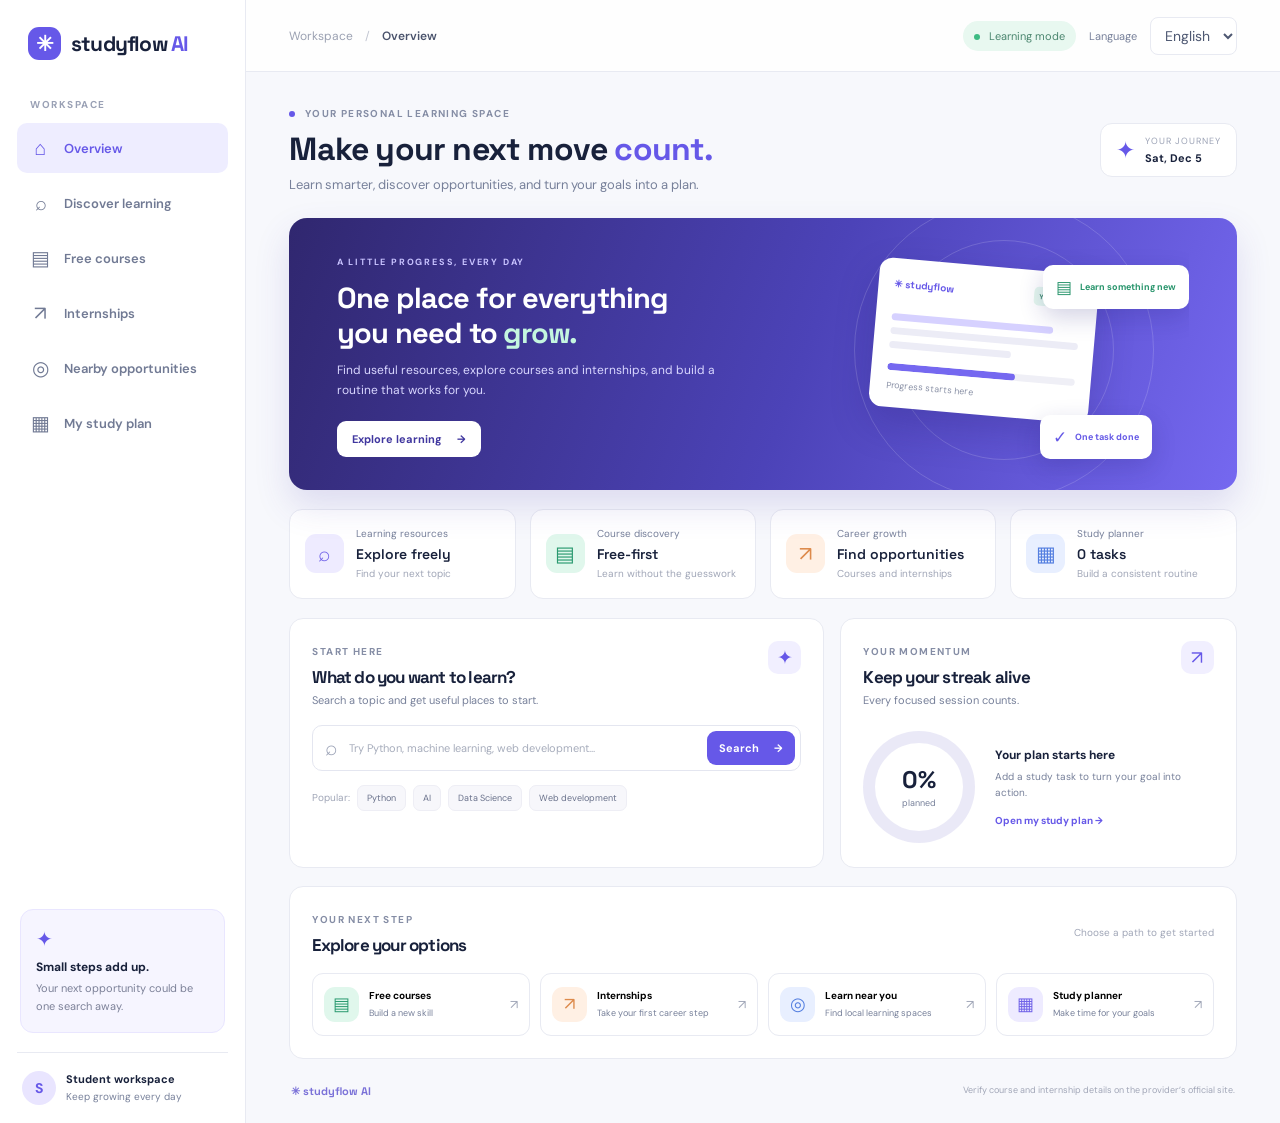
<file: index.html>
<!doctype html>
<html lang="en">
<head>
  <meta charset="utf-8"><meta name="viewport" content="width=device-width,initial-scale=1">
  <meta name="theme-color" content="#101b35">
  <meta name="description" content="StudyFlow AI helps students discover learning resources, courses, internships and build a personal study plan.">
  <title>StudyFlow AI — Your learning, in one flow</title>
  <link rel="stylesheet" href="styles.css">
  <link rel="preconnect" href="https://fonts.googleapis.com">
  <link href="https://fonts.googleapis.com/css2?family=DM+Sans:wght@400;500;600;700&family=Space+Grotesk:wght@500;600;700&display=swap" rel="stylesheet">
</head>
<body>
  <div class="app-shell">
    <aside class="sidebar" id="sidebar">
      <a class="brand" href="#" aria-label="StudyFlow AI home"><span class="brand-mark">✳</span><span>studyflow<span class="brand-ai"> AI</span></span></a>
      <div class="workspace-label">WORKSPACE</div>
      <nav class="nav-list" aria-label="Main navigation">
        <button class="nav-item active" data-view="dashboard"><span>⌂</span> Overview</button>
        <button class="nav-item" data-view="discover"><span>⌕</span> Discover learning</button>
        <button class="nav-item" data-view="courses"><span>▤</span> Free courses</button>
        <button class="nav-item" data-view="internships"><span>↗</span> Internships</button>
        <button class="nav-item" data-view="nearby"><span>◎</span> Nearby opportunities</button>
        <button class="nav-item" data-view="planner"><span>▦</span> My study plan</button>
      </nav>
      <div class="sidebar-bottom"><div class="mini-note"><span class="sparkle">✦</span><b>Small steps add up.</b><p>Your next opportunity could be one search away.</p></div><div class="profile"><div class="avatar">S</div><div><b>Student workspace</b><small>Keep growing every day</small></div></div></div>
    </aside>
    <main class="main-area">
      <header class="topbar"><button class="mobile-menu" id="mobileMenu" aria-label="Toggle navigation">☰</button><div class="breadcrumb">Workspace <span>/</span> <b id="pageCrumb">Overview</b></div><div class="top-actions"><span class="status-pill"><i></i> Learning mode</span><label class="language-label" for="languageSelect">Language</label><select id="languageSelect" aria-label="Choose language"><option value="en">English</option><option value="ta">தமிழ்</option></select></div></header>
      <div class="content" id="content">
        <section class="welcome-row"><div><div class="eyebrow"><span class="eyebrow-dot"></span> YOUR PERSONAL LEARNING SPACE</div><h1 id="welcomeTitle">Make your next move <span>count.</span></h1><p class="subheading" id="welcomeSub">Learn smarter, discover opportunities, and turn your goals into a plan.</p></div><div class="date-card"><span>✦</span><div><small>YOUR JOURNEY</small><b id="todayDate">One step at a time</b></div></div></section>
        <section class="hero-card"><div class="hero-copy"><span class="hero-kicker">A LITTLE PROGRESS, EVERY DAY</span><h2>One place for everything<br>you need to <em>grow.</em></h2><p>Find useful resources, explore courses and internships, and build a routine that works for you.</p><button class="button button-light" data-go="discover">Explore learning <span>→</span></button></div><div class="hero-art" aria-hidden="true"><div class="orbit orbit-one"></div><div class="orbit orbit-two"></div><div class="art-card art-card-main"><div class="art-top"><span>✳ studyflow</span><span class="tiny-chip">YOUR PLAN</span></div><div class="art-lines"><i></i><i></i><i></i></div><div class="art-progress"><span></span></div><small>Progress starts here</small></div><div class="floating-badge badge-course">▤ <span>Learn something new</span></div><div class="floating-badge badge-check">✓ <span>One task done</span></div><div class="art-star">✦</div></div></section>
        <section class="stats-grid"><article class="stat-card"><div class="stat-icon purple">⌕</div><div><span>Learning resources</span><b>Explore freely</b><small>Find your next topic</small></div></article><article class="stat-card"><div class="stat-icon green">▤</div><div><span>Course discovery</span><b>Free-first</b><small>Learn without the guesswork</small></div></article><article class="stat-card"><div class="stat-icon orange">↗</div><div><span>Career growth</span><b>Find opportunities</b><small>Courses and internships</small></div></article><article class="stat-card"><div class="stat-icon blue">▦</div><div><span>Study planner</span><b id="taskCount">0 tasks</b><small>Build a consistent routine</small></div></article></section>
        <section class="dashboard-grid"><article class="panel search-panel"><div class="panel-heading"><div><span class="section-kicker">START HERE</span><h3>What do you want to learn?</h3><p>Search a topic and get useful places to start.</p></div><span class="heading-icon">✦</span></div><form class="search-form" id="mainSearch"><span>⌕</span><input id="mainSearchInput" placeholder="Try Python, machine learning, web development..." autocomplete="off" aria-label="Search learning topics"><button class="button button-primary">Search <span>→</span></button></form><div class="popular-searches"><span>Popular:</span><button data-search="Python">Python</button><button data-search="Artificial Intelligence">AI</button><button data-search="Data Science">Data Science</button><button data-search="Web Development">Web development</button></div><div id="searchPreview" class="search-preview hidden"></div></article>
        <article class="panel progress-panel"><div class="panel-heading"><div><span class="section-kicker">YOUR MOMENTUM</span><h3>Keep your streak alive</h3><p>Every focused session counts.</p></div><span class="heading-icon">↗</span></div><div class="progress-ring-wrap"><div class="progress-ring"><div><b id="progressPercent">0%</b><small>planned</small></div></div><div class="progress-copy"><b id="progressHeadline">Your plan starts here</b><p id="progressText">Add a study task to turn your goal into action.</p><button class="text-link" data-go="planner">Open my study plan →</button></div></div></article></section>
        <section class="panel quick-panel"><div class="section-heading"><div><span class="section-kicker">YOUR NEXT STEP</span><h3>Explore your options</h3></div><span class="muted">Choose a path to get started</span></div><div class="quick-grid"><button class="quick-card" data-go="courses"><span class="quick-icon green">▤</span><span><b>Free courses</b><small>Build a new skill</small></span><span class="quick-arrow">↗</span></button><button class="quick-card" data-go="internships"><span class="quick-icon orange">↗</span><span><b>Internships</b><small>Take your first career step</small></span><span class="quick-arrow">↗</span></button><button class="quick-card" data-go="nearby"><span class="quick-icon blue">◎</span><span><b>Learn near you</b><small>Find local learning spaces</small></span><span class="quick-arrow">↗</span></button><button class="quick-card" data-go="planner"><span class="quick-icon purple">▦</span><span><b>Study planner</b><small>Make time for your goals</small></span><span class="quick-arrow">↗</span></button></div></section>
        <footer class="footer"><span>✳ studyflow AI</span><span>Made for curious minds · Verify course and internship details on the provider's site.</span></footer>
      </div>
    </main>
  </div>
  <div id="toast" class="toast" role="status" aria-live="polite"></div>
  <script src="app.js"></script>
</body>
</html>
</file>
<file: styles.css>
:root{--ink:#18213b;--muted:#77809a;--line:#e8eaf2;--paper:#f7f8fc;--purple:#6658e8;--purple-dark:#4f43cb;--mint:#d9f6e9;--green:#18845c;--orange:#f6e4d5;--blue:#e0ebff;--shadow:0 14px 40px rgba(32,42,83,.06)}*{box-sizing:border-box}body{margin:0;background:var(--paper);color:var(--ink);font-family:'DM Sans',sans-serif;font-size:14px}button,input,select{font:inherit}button{cursor:pointer}.app-shell{min-height:100vh;display:flex}.sidebar{width:246px;background:#fff;border-right:1px solid var(--line);padding:27px 17px 18px;display:flex;flex-direction:column;flex-shrink:0}.brand{display:flex;align-items:center;gap:10px;text-decoration:none;color:var(--ink);font:700 21px 'Space Grotesk',sans-serif;letter-spacing:-.8px;padding:0 11px 38px}.brand-mark{display:grid;place-items:center;background:var(--purple);color:#fff;width:33px;height:33px;border-radius:11px;font-size:21px}.brand-ai{color:var(--purple)}.workspace-label{font-size:10px;letter-spacing:1.5px;color:#9aa1b5;font-weight:700;padding:0 13px 12px}.nav-list{display:grid;gap:5px}.nav-item{border:0;background:transparent;text-align:left;display:flex;align-items:center;gap:13px;padding:12px 13px;border-radius:10px;color:#717a94;font-size:13px;font-weight:600;transition:.18s}.nav-item>span{font-size:20px;width:21px;text-align:center;font-weight:400}.nav-item:hover{background:#f6f5ff;color:var(--purple)}.nav-item.active{background:#eeedff;color:var(--purple)}.sidebar-bottom{margin-top:auto}.mini-note{margin:25px 3px 19px;padding:16px 15px;background:#f6f5ff;border:1px solid #e9e6ff;border-radius:13px}.sparkle{color:var(--purple);font-size:20px}.mini-note b{display:block;margin:7px 0 4px;font-size:12px}.mini-note p{font-size:11px;line-height:1.65;color:#7c8198;margin:0}.profile{border-top:1px solid var(--line);padding:18px 5px 0;display:flex;align-items:center;gap:10px}.avatar{width:34px;height:34px;border-radius:50%;display:grid;place-items:center;background:#e9e5ff;color:var(--purple);font-weight:700}.profile b,.profile small{display:block}.profile b{font-size:11px}.profile small{font-size:10px;color:var(--muted);margin-top:4px}.main-area{flex:1;min-width:0}.topbar{height:72px;background:rgba(255,255,255,.86);border-bottom:1px solid var(--line);display:flex;align-items:center;justify-content:space-between;padding:0 4.2%;gap:15px}.breadcrumb{color:#9ba1b2;font-size:12px}.breadcrumb span{padding:0 9px;color:#c1c5d1}.breadcrumb b{color:#4a536c;font-weight:600}.top-actions{display:flex;align-items:center;gap:13px}.status-pill{font-size:11px;color:#4b866f;background:#e8f8f0;padding:8px 11px;border-radius:20px}.status-pill i,.eyebrow-dot{display:inline-block;width:6px;height:6px;border-radius:50%;background:#3dbb83;margin-right:6px;vertical-align:middle}.language-label{font-size:11px;color:var(--muted)}select{background:white;border:1px solid var(--line);padding:8px 10px;border-radius:8px;color:#4e5872;outline:none}.mobile-menu{display:none;background:none;border:0;font-size:20px;color:var(--ink)}.content{max-width:1370px;margin:0 auto;padding:35px 4.2% 25px}.welcome-row{display:flex;justify-content:space-between;align-items:center;gap:20px;margin-bottom:25px}.eyebrow,.section-kicker{font-size:10px;letter-spacing:1.4px;color:#858da5;font-weight:700}.eyebrow{margin-bottom:10px}.eyebrow-dot{background:var(--purple)}h1,h2,h3,p{margin-top:0}h1,h2,h3{font-family:'Space Grotesk',sans-serif;letter-spacing:-.8px}h1{font-size:32px;line-height:1.2;margin-bottom:8px}h1 span{color:var(--purple)}.subheading{color:var(--muted);font-size:13px;margin-bottom:0}.date-card{display:flex;align-items:center;gap:10px;padding:11px 15px;background:#fff;border:1px solid var(--line);border-radius:12px;white-space:nowrap}.date-card>span{font-size:23px;color:var(--purple)}.date-card small,.date-card b{display:block}.date-card small{font-size:9px;letter-spacing:1px;color:#9ba2b5;margin-bottom:4px}.date-card b{font-size:11px}.hero-card{min-height:250px;border-radius:18px;overflow:hidden;background:linear-gradient(110deg,#30276f 0%,#4c43b8 54%,#7568f0 100%);position:relative;display:flex;align-items:center;padding:33px 5%;color:white;box-shadow:0 16px 35px rgba(72,61,177,.15)}.hero-copy{position:relative;z-index:2;max-width:510px}.hero-kicker{font-size:9px;letter-spacing:1.8px;color:#c8c3ff;font-weight:700}.hero-copy h2{font-size:29px;line-height:1.18;margin:12px 0 10px}.hero-copy h2 em{font-style:normal;color:#c4f6df}.hero-copy p{font-size:12px;color:#d9d7ff;line-height:1.7;max-width:380px;margin-bottom:20px}.button{border:0;border-radius:9px;padding:11px 15px;font-size:11px;font-weight:700;display:inline-flex;align-items:center;justify-content:center;gap:15px;transition:transform .18s,background .18s}.button:hover{transform:translateY(-1px)}.button-light{background:#fff;color:#40379f}.button-primary{background:var(--purple);color:white}.button-primary:hover{background:var(--purple-dark)}.hero-art{position:absolute;right:5%;top:0;bottom:0;width:43%;overflow:hidden}.orbit{position:absolute;border:1px solid rgba(255,255,255,.16);border-radius:50%;width:300px;height:300px;right:35px;top:-18px}.orbit-two{width:220px;height:220px;right:75px;top:22px}.art-card-main{position:absolute;width:220px;right:95px;top:48px;transform:rotate(5deg);border-radius:13px;background:#fff;color:var(--ink);padding:16px;box-shadow:0 16px 40px rgba(23,16,88,.2)}.art-top{display:flex;align-items:center;justify-content:space-between;font:700 10px 'Space Grotesk',sans-serif}.art-top span:first-child{color:var(--purple)}.tiny-chip{font:700 7px 'DM Sans',sans-serif;color:#438b71;background:#e4f7ee;border-radius:5px;padding:5px}.art-lines{display:grid;gap:7px;margin:20px 0 15px}.art-lines i{display:block;height:7px;border-radius:8px;background:#ececf6}.art-lines i:first-child{width:86%;background:#d6d1ff}.art-lines i:last-child{width:65%}.art-progress{height:7px;border-radius:8px;background:#efeff6;overflow:hidden}.art-progress span{display:block;width:68%;height:100%;background:#7568f0;border-radius:8px}.art-card-main small{display:block;font-size:9px;color:#8b92a7;margin-top:9px}.floating-badge{position:absolute;background:#fff;color:var(--ink);padding:11px 13px;border-radius:10px;box-shadow:0 8px 24px #241d7a33;font-size:17px;display:flex;align-items:center;gap:8px}.floating-badge span{font-size:9px;font-weight:700;white-space:nowrap}.badge-course{right:0;top:47px;color:#27946b}.badge-check{right:37px;bottom:31px;color:#6559e6}.art-star{position:absolute;right:36px;bottom:37px;color:#c9f6e1;font-size:29px}.stats-grid{display:grid;grid-template-columns:repeat(4,minmax(0,1fr));gap:14px;margin:19px 0}.stat-card{background:white;border:1px solid var(--line);border-radius:13px;padding:17px 15px;display:flex;align-items:center;gap:12px;min-width:0}.stat-icon,.quick-icon{width:39px;height:39px;border-radius:11px;display:grid;place-items:center;font-size:21px;flex-shrink:0}.purple{background:#eeebff;color:#7062e8}.green{background:#e0f7ec;color:#2a9a70}.orange{background:#fff0e4;color:#dd8a4b}.blue{background:#e8efff;color:#547fe0}.stat-card span,.stat-card b,.stat-card small{display:block}.stat-card span{font-size:10px;color:var(--muted);margin-bottom:5px}.stat-card b{font:600 14px 'Space Grotesk',sans-serif;margin-bottom:4px}.stat-card small{font-size:10px;color:#a0a6b7;line-height:1.4}.dashboard-grid{display:grid;grid-template-columns:1.35fr 1fr;gap:16px;margin-bottom:18px}.panel{background:#fff;border:1px solid var(--line);border-radius:14px;padding:22px;min-width:0}.panel-heading,.section-heading{display:flex;align-items:flex-start;justify-content:space-between;gap:12px}.panel-heading h3,.section-heading h3{font-size:17px;margin:7px 0 5px}.panel-heading p{font-size:11px;color:var(--muted);margin-bottom:18px}.heading-icon{width:33px;height:33px;border-radius:10px;background:#f1efff;color:var(--purple);display:grid;place-items:center;font-size:19px}.search-form{display:flex;align-items:center;gap:9px;border:1px solid #e4e6f0;border-radius:10px;padding:5px 5px 5px 12px}.search-form>span{font-size:21px;color:#9ba2b6}.search-form input{border:0;outline:0;min-width:0;flex:1;color:var(--ink);font-size:11px}.search-form input::placeholder{color:#a7adbc}.search-form .button{padding:10px 12px}.popular-searches{display:flex;align-items:center;gap:7px;flex-wrap:wrap;margin-top:14px}.popular-searches span{font-size:10px;color:#a0a6b7}.popular-searches button{background:#f7f7fb;border:1px solid #eeeeF5;color:#69718b;padding:6px 9px;border-radius:7px;font-size:9px}.popular-searches button:hover{border-color:#d4d0ff;color:var(--purple)}.progress-ring-wrap{display:flex;align-items:center;gap:20px;margin:6px 0 2px}.progress-ring{width:112px;height:112px;border-radius:50%;background:conic-gradient(var(--purple) 0deg,#eae9f7 0deg 360deg);display:grid;place-items:center;flex-shrink:0;position:relative}.progress-ring:before{content:'';position:absolute;width:88px;height:88px;background:#fff;border-radius:50%}.progress-ring>div{position:relative;text-align:center}.progress-ring b,.progress-ring small{display:block}.progress-ring b{font:700 24px 'Space Grotesk',sans-serif}.progress-ring small{font-size:9px;color:var(--muted);margin-top:2px}.progress-copy b{font-size:12px}.progress-copy p{font-size:10px;line-height:1.6;color:var(--muted);margin:6px 0 9px}.text-link{border:0;background:none;color:var(--purple);padding:0;font-size:10px;font-weight:700}.quick-panel{margin-bottom:20px}.section-heading{align-items:center;margin-bottom:17px}.section-heading h3{margin-bottom:0}.muted{font-size:10px;color:#a0a6b7}.quick-grid{display:grid;grid-template-columns:repeat(4,minmax(0,1fr));gap:10px}.quick-card{display:flex;align-items:center;text-align:left;gap:10px;border:1px solid var(--line);border-radius:11px;background:#fff;padding:13px 11px;min-width:0;transition:.18s}.quick-card:hover{border-color:#d2ceff;box-shadow:0 6px 20px #4635a40d;transform:translateY(-2px)}.quick-icon{width:35px;height:35px;font-size:18px}.quick-card>span:nth-child(2){min-width:0;flex:1}.quick-card b,.quick-card small{display:block;white-space:nowrap;overflow:hidden;text-overflow:ellipsis}.quick-card b{font-size:10px;margin-bottom:5px}.quick-card small{font-size:9px;color:var(--muted)}.quick-arrow{font-size:13px;color:#a1a7b8}.footer{display:flex;justify-content:space-between;gap:15px;padding:5px 2px 0;color:#a1a6b7;font-size:9px}.footer span:first-child{font:700 11px 'Space Grotesk',sans-serif;color:#7b72d8}.toast{position:fixed;bottom:22px;left:50%;transform:translate(-50%,20px);background:#202746;color:#fff;padding:12px 18px;border-radius:10px;font-size:12px;box-shadow:var(--shadow);opacity:0;pointer-events:none;transition:.25s;z-index:20;max-width:90%;text-align:center}.toast.show{opacity:1;transform:translate(-50%,0)}.hidden{display:none!important}.page-title{font-size:28px;margin:0 0 7px}.page-description{color:var(--muted);font-size:12px;line-height:1.7;margin-bottom:22px}.page-top{margin-bottom:24px}.filter-row{display:flex;gap:8px;flex-wrap:wrap;margin-bottom:18px}.filter-button{border:1px solid var(--line);background:#fff;color:#727b95;padding:9px 12px;border-radius:9px;font-size:11px}.filter-button.active{background:#eeedff;color:var(--purple);border-color:#e0dcff}.resource-grid{display:grid;grid-template-columns:repeat(3,minmax(0,1fr));gap:14px}.resource-card{background:#fff;border:1px solid var(--line);border-radius:13px;padding:18px;display:flex;flex-direction:column;min-height:205px}.resource-meta{display:flex;justify-content:space-between;gap:8px;align-items:center;margin-bottom:15px}.resource-icon{width:36px;height:36px;border-radius:10px;background:#efedff;color:var(--purple);display:grid;place-items:center;font-size:19px}.tag{font-size:9px;background:#e5f7ed;color:#25805b;padding:5px 7px;border-radius:6px;font-weight:700}.tag.paid{background:#fff1e3;color:#a76c36}.resource-card h3{font-size:15px;margin:0 0 8px}.resource-card p{font-size:11px;line-height:1.6;color:var(--muted);margin:0 0 16px}.resource-bottom{display:flex;align-items:center;justify-content:space-between;gap:10px;margin-top:auto}.resource-bottom small{font-size:10px;color:#8d95aa}.resource-bottom a,.resource-bottom button{font-size:10px;color:var(--purple);font-weight:700;text-decoration:none;border:0;background:transparent;padding:0}.resource-bottom a:hover{text-decoration:underline}.empty-state{padding:30px;text-align:center;border:1px dashed #dfe1ed;border-radius:12px;color:var(--muted);font-size:12px;grid-column:1/-1}.planner-layout{display:grid;grid-template-columns:minmax(0,1fr) 320px;gap:16px}.task-form{display:flex;gap:8px;flex-wrap:wrap;margin-bottom:18px}.task-form input,.task-form select{flex:1;min-width:130px;border:1px solid var(--line);border-radius:9px;padding:11px;font-size:11px;outline-color:#d4ceff}.task-list{display:grid;gap:8px}.task-row{display:flex;align-items:center;gap:11px;padding:13px;border:1px solid var(--line);border-radius:10px}.task-row input{accent-color:var(--purple);width:16px;height:16px}.task-row .task-text{flex:1;min-width:0}.task-row b{display:block;font-size:12px;overflow-wrap:anywhere}.task-row small{display:block;font-size:10px;color:var(--muted);margin-top:5px}.task-row.done .task-text b{text-decoration:line-through;color:#a3a8b8}.delete-task{border:0;background:none;color:#a1a6b5;font-size:17px}.delete-task:hover{color:#d34b63}.tip-card{background:#f5f3ff;border:1px solid #e8e4ff;border-radius:13px;padding:20px}.tip-card h3{font-size:15px;margin:8px 0}.tip-card p{font-size:11px;color:#7d829b;line-height:1.7}.tip-card .button{margin-top:5px}.form-label{font-size:11px;font-weight:700;display:block;margin:15px 0 7px}.nearby-box{padding:22px;border:1px solid var(--line);background:#fff;border-radius:14px;margin-bottom:18px}.nearby-form{display:flex;gap:9px;flex-wrap:wrap}.nearby-form input{flex:1;min-width:180px;border:1px solid var(--line);border-radius:9px;padding:12px;font-size:12px;outline-color:#d4ceff}.notice{padding:12px 14px;background:#f7f6ff;border-radius:9px;font-size:10px;line-height:1.6;color:#7d819b;margin-top:13px}.search-result{margin-top:16px;padding:16px;border:1px solid var(--line);border-radius:10px;background:#fff}.search-result h4{margin:0 0 7px;font-size:13px}.search-result p{font-size:11px;color:var(--muted);line-height:1.6;margin:0 0 10px}.search-result a{color:var(--purple);font-size:11px;font-weight:700;text-decoration:none}.discover-search{display:flex;gap:8px;margin-bottom:17px}.discover-search input{flex:1;min-width:0;padding:12px;border:1px solid var(--line);border-radius:9px;outline-color:#d4ceff;font-size:12px}.feature-strip{display:grid;grid-template-columns:repeat(3,1fr);gap:12px;margin-bottom:20px}.feature-item{border:1px solid var(--line);border-radius:12px;padding:15px;background:#fff}.feature-item b{font-size:11px;display:block;margin:7px 0 4px}.feature-item p{font-size:10px;line-height:1.6;color:var(--muted);margin:0}.language-note{font-size:10px;color:var(--muted);margin-top:12px}.inline-link{color:var(--purple)}@media(min-width:1500px){.content{padding-top:43px}.hero-card{min-height:275px}.stats-grid{margin-top:22px;margin-bottom:22px}}@media(max-width:1100px){.sidebar{width:220px}.content{padding-left:3%;padding-right:3%}.topbar{padding-left:3%;padding-right:3%}.stats-grid{grid-template-columns:repeat(2,minmax(0,1fr))}.quick-grid{grid-template-columns:repeat(2,minmax(0,1fr))}.hero-art{right:2%;width:40%}.art-card-main{right:50px}.badge-course{right:-3px}.badge-check{right:15px}.resource-grid{grid-template-columns:repeat(2,minmax(0,1fr))}}@media(max-width:760px){.sidebar{position:fixed;z-index:30;left:-260px;top:0;bottom:0;width:246px;transition:left .22s;box-shadow:var(--shadow)}.sidebar.open{left:0}.mobile-menu{display:block}.topbar{height:62px}.breadcrumb{flex:1}.status-pill,.language-label{display:none}.content{padding:25px 16px}.welcome-row{align-items:flex-start}.date-card{display:none}h1{font-size:27px}.hero-card{padding:27px 23px;min-height:260px}.hero-copy{max-width:100%}.hero-copy h2{font-size:25px}.hero-copy p{max-width:300px}.hero-art{opacity:.18;right:-40px;width:70%}.art-card-main{right:55px}.dashboard-grid,.planner-layout{grid-template-columns:1fr}.stats-grid{gap:9px}.stat-card{padding:13px 10px;gap:9px}.stat-icon{width:34px;height:34px}.stat-card b{font-size:12px}.stat-card span,.stat-card small{font-size:9px}.panel{padding:17px}.progress-ring-wrap{gap:16px}.progress-ring{width:95px;height:95px}.progress-ring:before{width:75px;height:75px}.quick-grid{gap:8px}.quick-card{padding:11px 8px;gap:7px}.quick-card b{font-size:9px}.quick-card small{font-size:8px}.footer{flex-direction:column}.section-heading{align-items:flex-start;flex-direction:column}.resource-grid{grid-template-columns:1fr}.feature-strip{grid-template-columns:1fr}.page-title{font-size:25px}}@media(max-width:390px){.stats-grid{grid-template-columns:1fr}.quick-grid{grid-template-columns:1fr}.search-form{flex-wrap:wrap}.search-form input{min-width:70%}.search-form .button{width:100%}.top-actions{gap:5px}.hero-copy h2{font-size:23px}}
</file>
